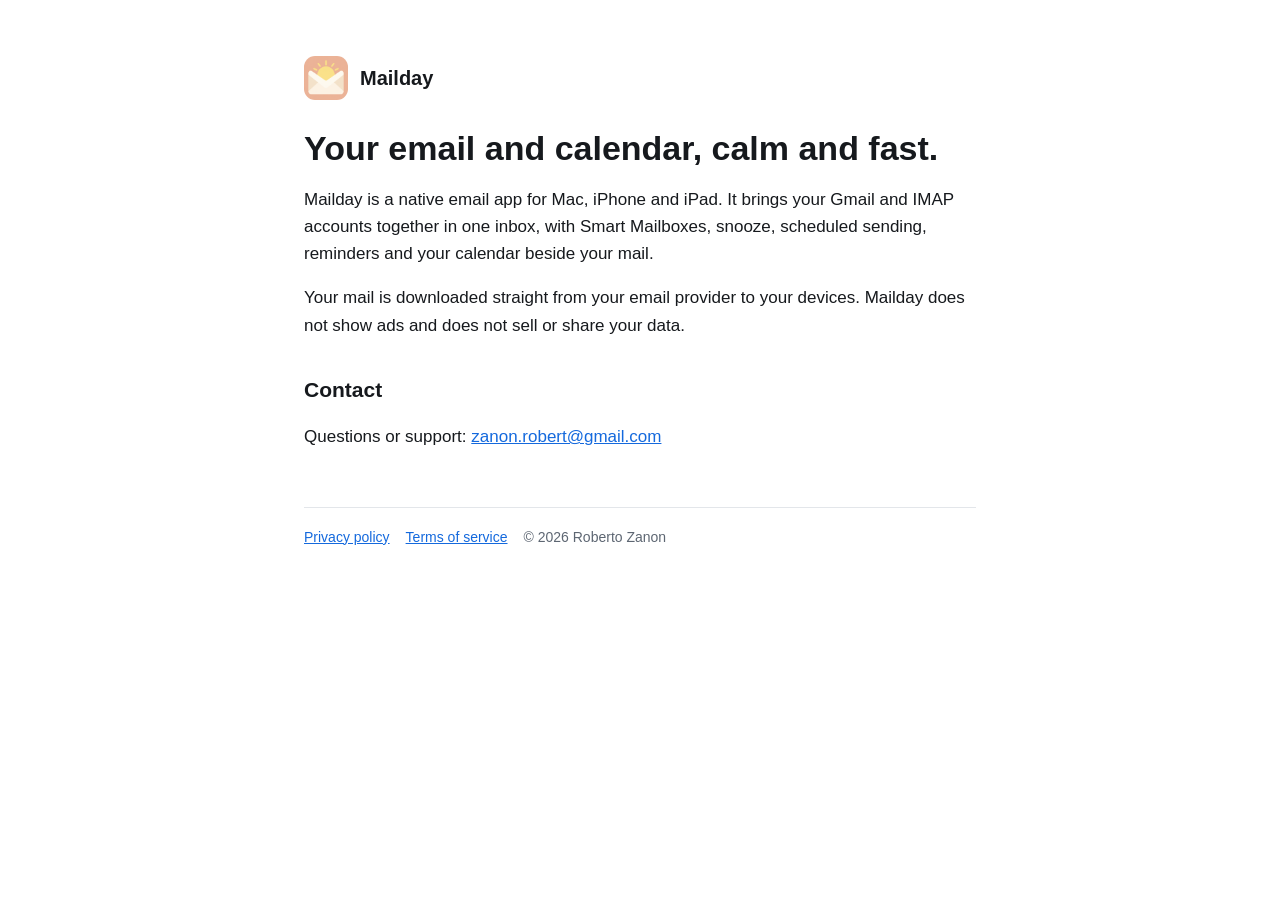
<file: index.html>
<!doctype html><html lang="en"><head><meta charset="utf-8"><meta name="viewport" content="width=device-width,initial-scale=1">
<title>Mailday – email for Mac, iPhone and iPad</title><meta name="description" content="Mailday is a native email and calendar app for Mac, iPhone and iPad.">
<link rel="stylesheet" href="/style.css"><link rel="icon" href="/icon.png"></head><body><main>
<header><img src="/icon.png" alt=""><b>Mailday</b></header>
<h1>Your email and calendar, calm and fast.</h1>
<p>Mailday is a native email app for Mac, iPhone and iPad. It brings your Gmail and IMAP accounts together in one inbox, with Smart Mailboxes, snooze, scheduled sending, reminders and your calendar beside your mail.</p>
<p>Your mail is downloaded straight from your email provider to your devices. Mailday does not show ads and does not sell or share your data.</p>
<h2>Contact</h2>
<p>Questions or support: <a href="mailto:zanon.robert@gmail.com">zanon.robert@gmail.com</a></p>
<footer><a href="/privacy/">Privacy policy</a><a href="/terms/">Terms of service</a><span>© 2026 Roberto Zanon</span></footer>
</main></body></html>
</file>
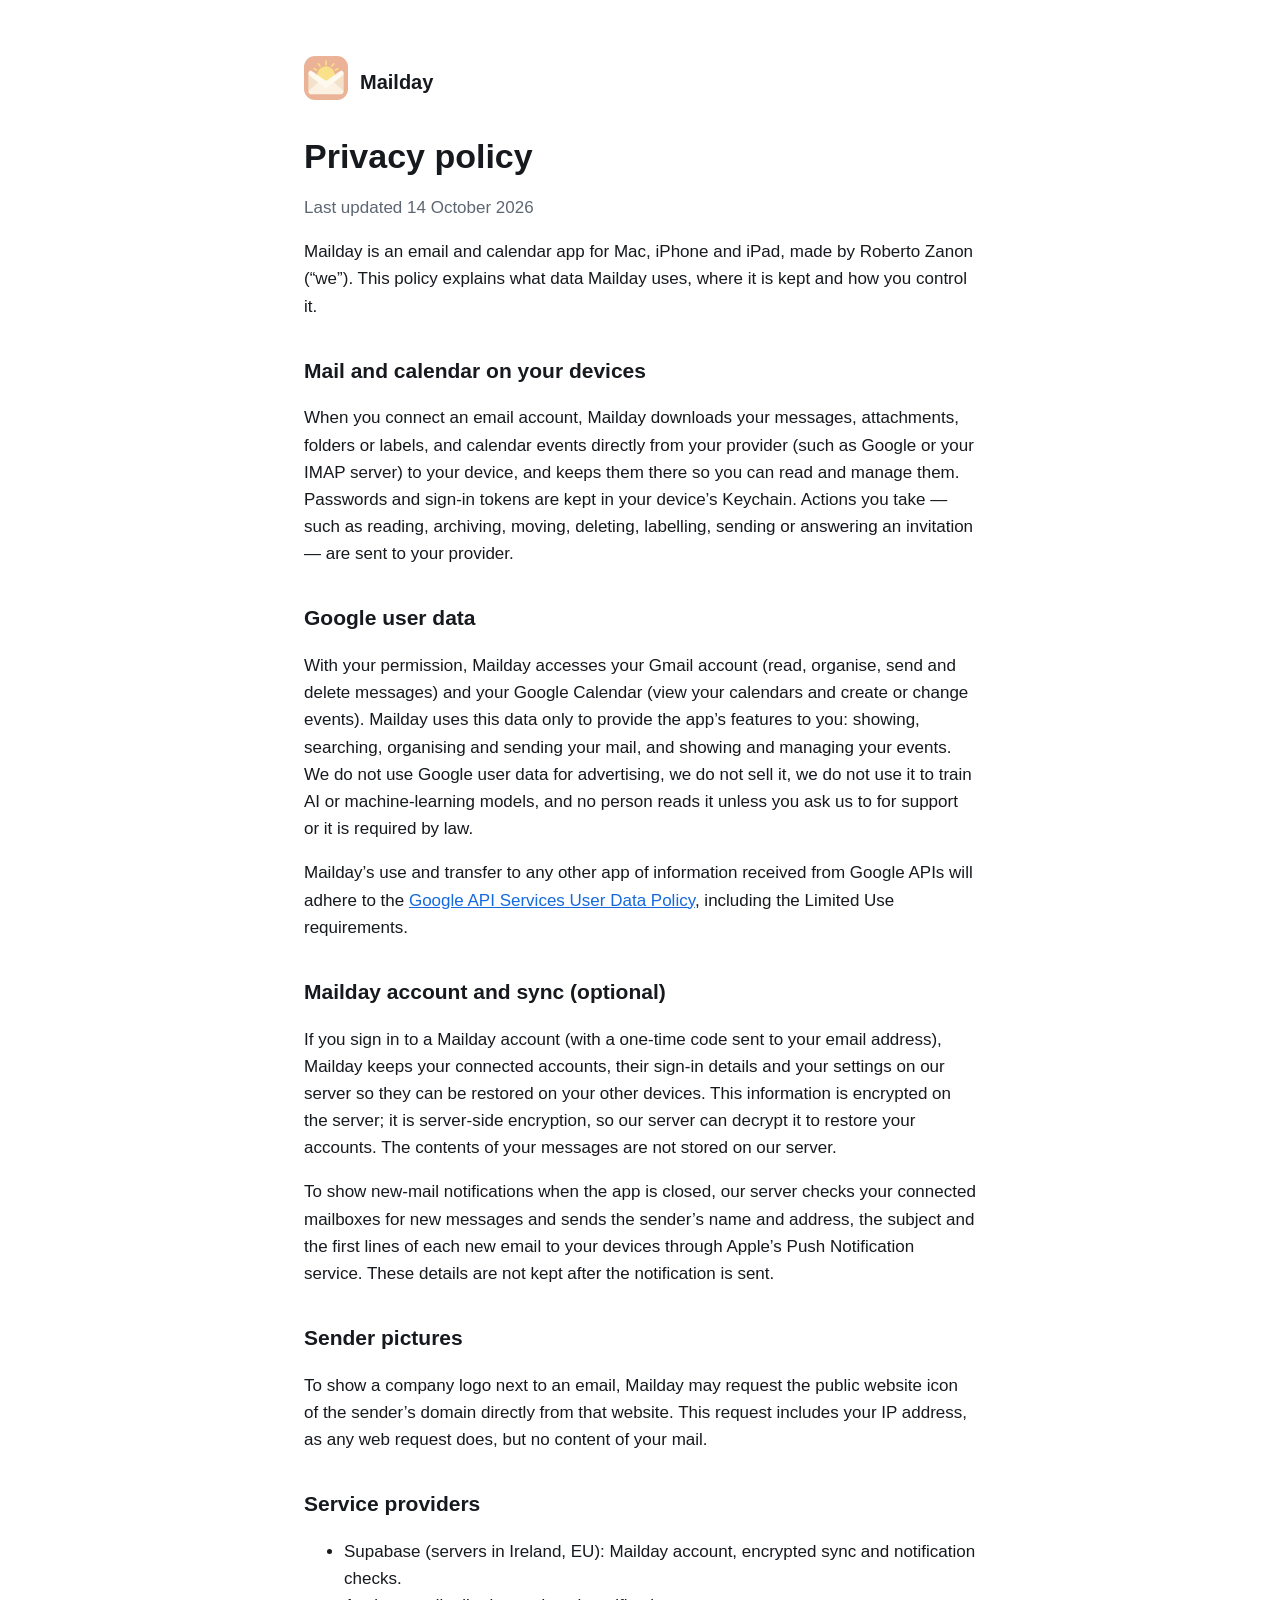
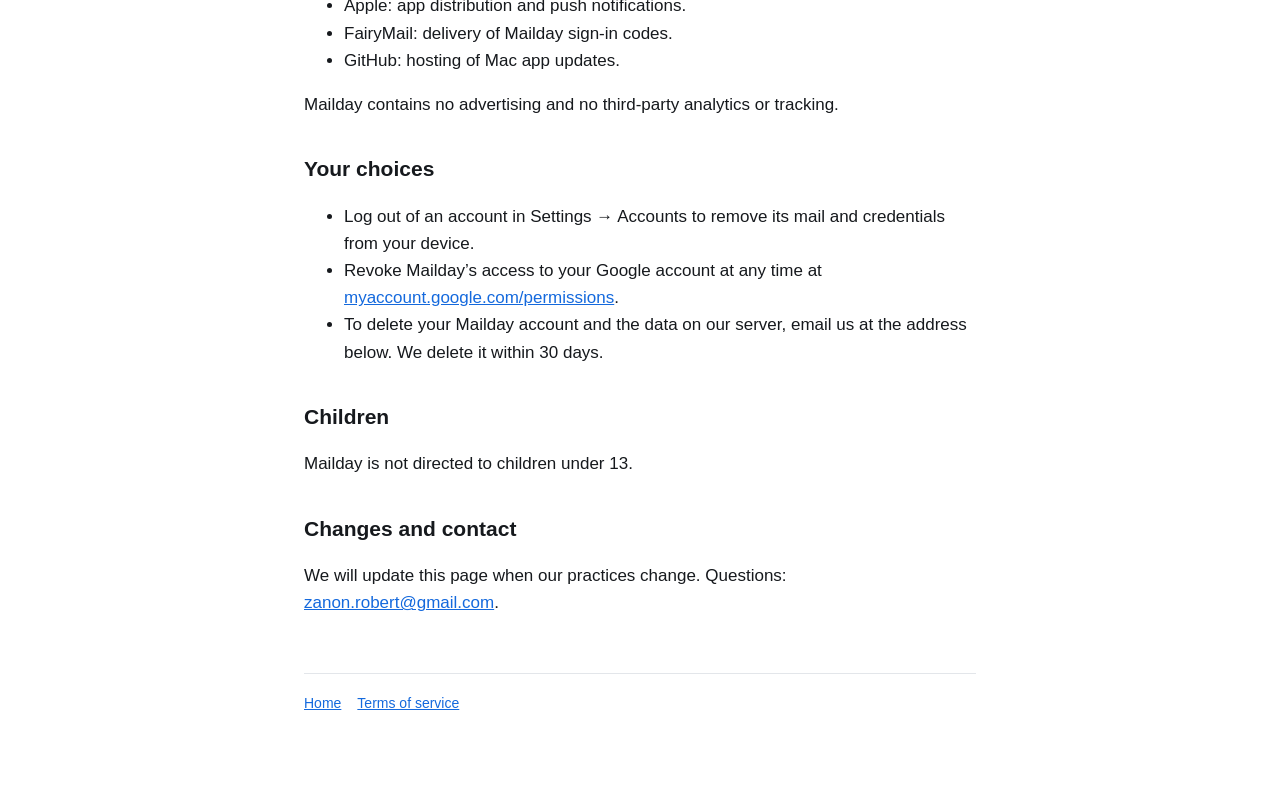
<file: privacy/index.html>
<!doctype html><html lang="en"><head><meta charset="utf-8"><meta name="viewport" content="width=device-width,initial-scale=1">
<title>Privacy policy – Mailday</title><link rel="stylesheet" href="/style.css"><link rel="icon" href="/icon.png"></head><body><main>
<header><a href="/"><img src="/icon.png" alt="Mailday"></a><b>Mailday</b></header>
<h1>Privacy policy</h1>
<p class="muted">Last updated 14 October 2026</p>
<p>Mailday is an email and calendar app for Mac, iPhone and iPad, made by Roberto Zanon (“we”). This policy explains what data Mailday uses, where it is kept and how you control it.</p>

<h2>Mail and calendar on your devices</h2>
<p>When you connect an email account, Mailday downloads your messages, attachments, folders or labels, and calendar events directly from your provider (such as Google or your IMAP server) to your device, and keeps them there so you can read and manage them. Passwords and sign-in tokens are kept in your device’s Keychain. Actions you take — such as reading, archiving, moving, deleting, labelling, sending or answering an invitation — are sent to your provider.</p>

<h2>Google user data</h2>
<p>With your permission, Mailday accesses your Gmail account (read, organise, send and delete messages) and your Google Calendar (view your calendars and create or change events). Mailday uses this data only to provide the app’s features to you: showing, searching, organising and sending your mail, and showing and managing your events. We do not use Google user data for advertising, we do not sell it, we do not use it to train AI or machine-learning models, and no person reads it unless you ask us to for support or it is required by law.</p>
<p>Mailday’s use and transfer to any other app of information received from Google APIs will adhere to the <a href="https://developers.google.com/terms/api-services-user-data-policy">Google API Services User Data Policy</a>, including the Limited Use requirements.</p>

<h2>Mailday account and sync (optional)</h2>
<p>If you sign in to a Mailday account (with a one-time code sent to your email address), Mailday keeps your connected accounts, their sign-in details and your settings on our server so they can be restored on your other devices. This information is encrypted on the server; it is server-side encryption, so our server can decrypt it to restore your accounts. The contents of your messages are not stored on our server.</p>
<p>To show new-mail notifications when the app is closed, our server checks your connected mailboxes for new messages and sends the sender’s name and address, the subject and the first lines of each new email to your devices through Apple’s Push Notification service. These details are not kept after the notification is sent.</p>

<h2>Sender pictures</h2>
<p>To show a company logo next to an email, Mailday may request the public website icon of the sender’s domain directly from that website. This request includes your IP address, as any web request does, but no content of your mail.</p>

<h2>Service providers</h2>
<ul>
<li>Supabase (servers in Ireland, EU): Mailday account, encrypted sync and notification checks.</li>
<li>Apple: app distribution and push notifications.</li>
<li>FairyMail: delivery of Mailday sign-in codes.</li>
<li>GitHub: hosting of Mac app updates.</li>
</ul>
<p>Mailday contains no advertising and no third-party analytics or tracking.</p>

<h2>Your choices</h2>
<ul>
<li>Log out of an account in Settings → Accounts to remove its mail and credentials from your device.</li>
<li>Revoke Mailday’s access to your Google account at any time at <a href="https://myaccount.google.com/permissions">myaccount.google.com/permissions</a>.</li>
<li>To delete your Mailday account and the data on our server, email us at the address below. We delete it within 30 days.</li>
</ul>

<h2>Children</h2>
<p>Mailday is not directed to children under 13.</p>

<h2>Changes and contact</h2>
<p>We will update this page when our practices change. Questions: <a href="mailto:zanon.robert@gmail.com">zanon.robert@gmail.com</a>.</p>
<footer><a href="/">Home</a><a href="/terms/">Terms of service</a></footer>
</main></body></html>
</file>
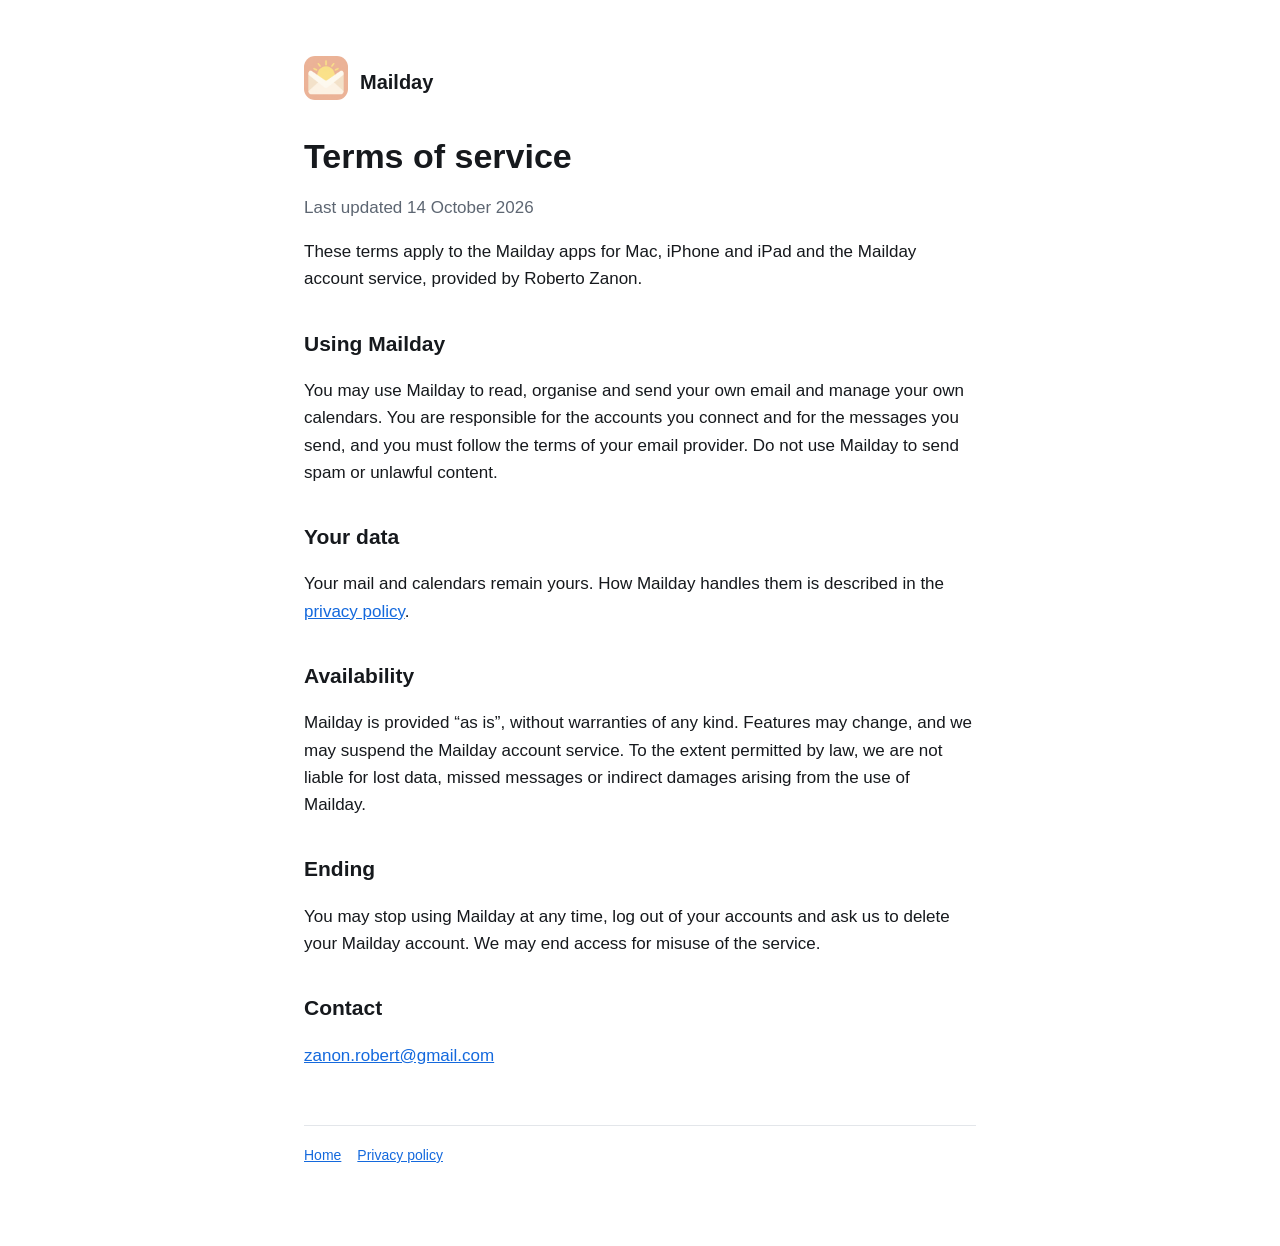
<file: terms/index.html>
<!doctype html><html lang="en"><head><meta charset="utf-8"><meta name="viewport" content="width=device-width,initial-scale=1">
<title>Terms of service – Mailday</title><link rel="stylesheet" href="/style.css"><link rel="icon" href="/icon.png"></head><body><main>
<header><a href="/"><img src="/icon.png" alt="Mailday"></a><b>Mailday</b></header>
<h1>Terms of service</h1>
<p class="muted">Last updated 14 October 2026</p>
<p>These terms apply to the Mailday apps for Mac, iPhone and iPad and the Mailday account service, provided by Roberto Zanon.</p>
<h2>Using Mailday</h2>
<p>You may use Mailday to read, organise and send your own email and manage your own calendars. You are responsible for the accounts you connect and for the messages you send, and you must follow the terms of your email provider. Do not use Mailday to send spam or unlawful content.</p>
<h2>Your data</h2>
<p>Your mail and calendars remain yours. How Mailday handles them is described in the <a href="/privacy/">privacy policy</a>.</p>
<h2>Availability</h2>
<p>Mailday is provided “as is”, without warranties of any kind. Features may change, and we may suspend the Mailday account service. To the extent permitted by law, we are not liable for lost data, missed messages or indirect damages arising from the use of Mailday.</p>
<h2>Ending</h2>
<p>You may stop using Mailday at any time, log out of your accounts and ask us to delete your Mailday account. We may end access for misuse of the service.</p>
<h2>Contact</h2>
<p><a href="mailto:zanon.robert@gmail.com">zanon.robert@gmail.com</a></p>
<footer><a href="/">Home</a><a href="/privacy/">Privacy policy</a></footer>
</main></body></html>
</file>
<file: style.css>
:root{color-scheme:light dark;--ink:#16191d;--muted:#5d6672;--line:#e3e6ea;--blue:#1469dd;--bg:#fff}
@media(prefers-color-scheme:dark){:root{--ink:#e8edf4;--muted:#a0adc0;--line:#2c3442;--blue:#5aa0ff;--bg:#0f1318}}
*{box-sizing:border-box}body{margin:0;background:var(--bg);color:var(--ink);font:17px/1.6 -apple-system,BlinkMacSystemFont,"Segoe UI",sans-serif}
main{max-width:720px;margin:0 auto;padding:56px 24px 80px}a{color:var(--blue)}
header{display:flex;align-items:center;gap:12px;margin-bottom:28px}header img{width:44px;height:44px;border-radius:11px}header b{font-size:20px}
h1{font-size:34px;line-height:1.2;margin:0 0 12px}h2{font-size:21px;margin:34px 0 8px}p,li{color:var(--ink)}.muted{color:var(--muted)}
footer{margin-top:56px;padding-top:18px;border-top:1px solid var(--line);font-size:14px;color:var(--muted)}footer a{margin-right:16px}
</file>
